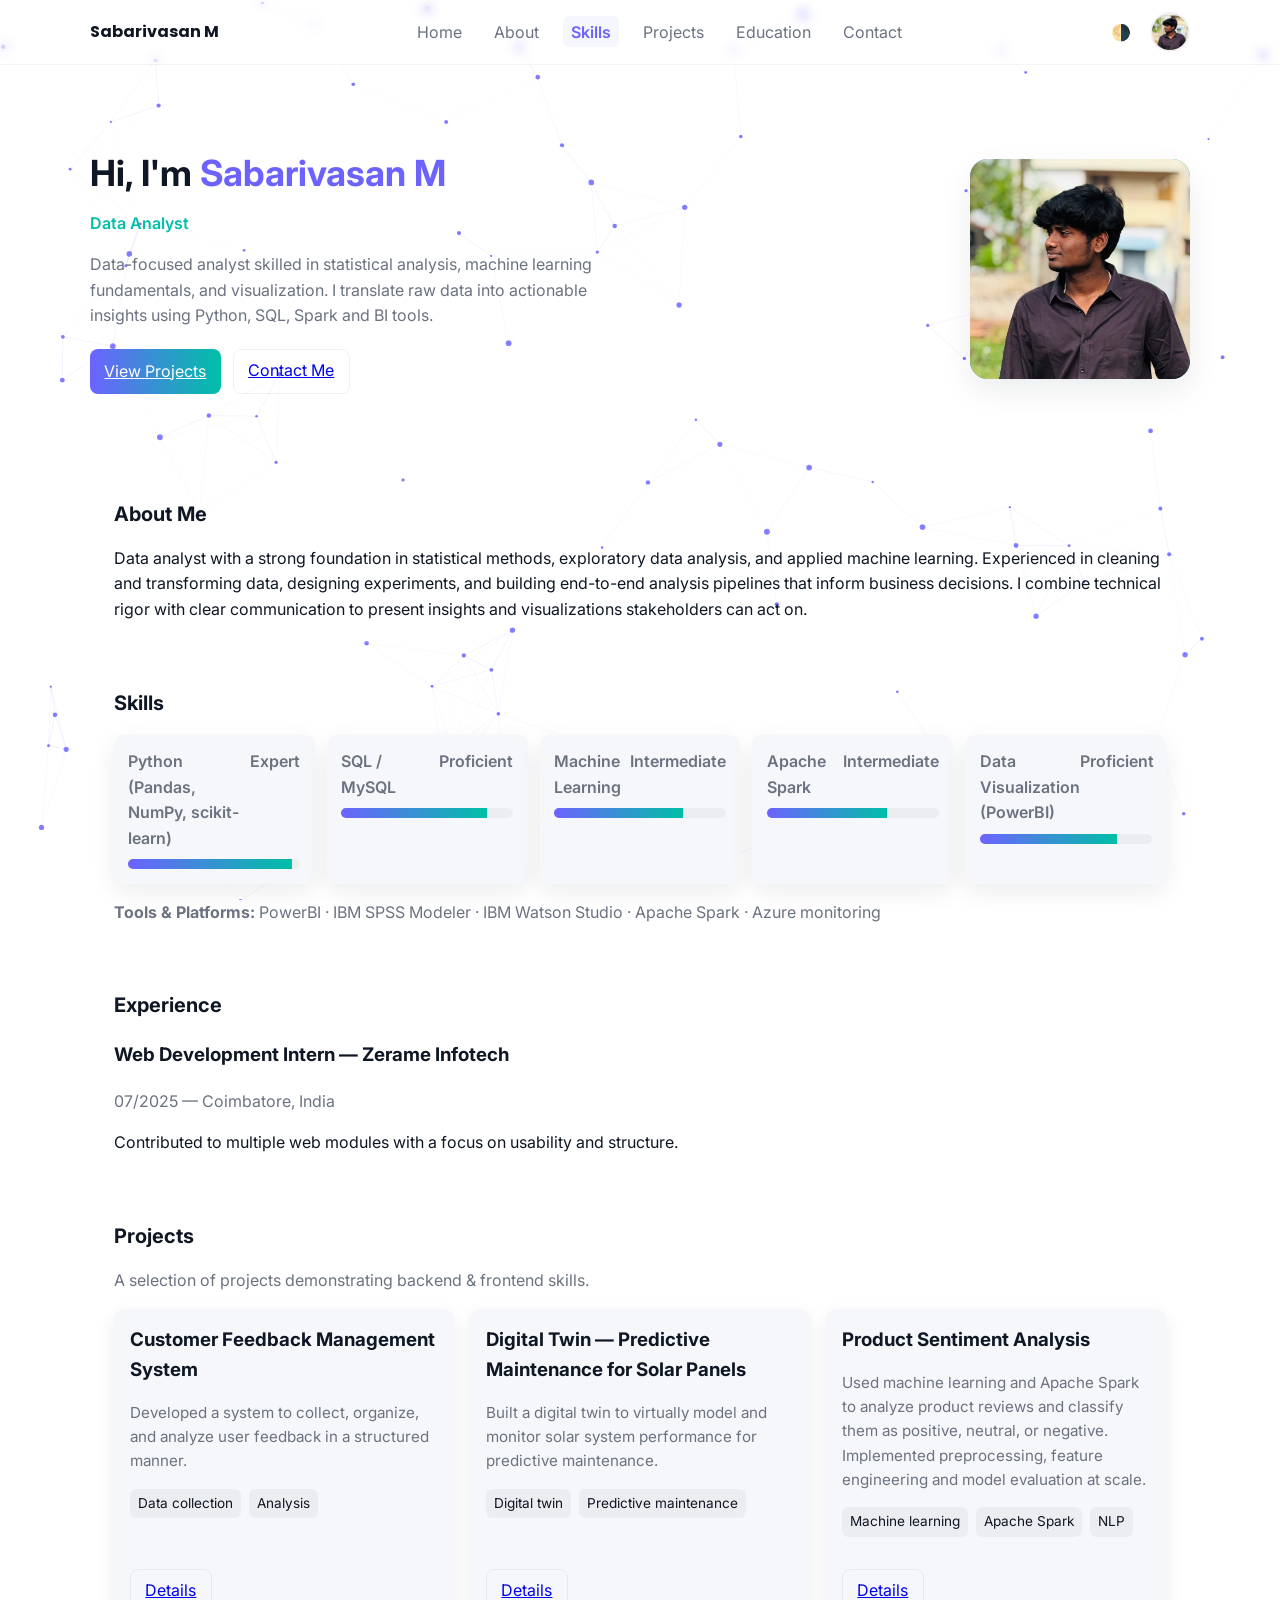
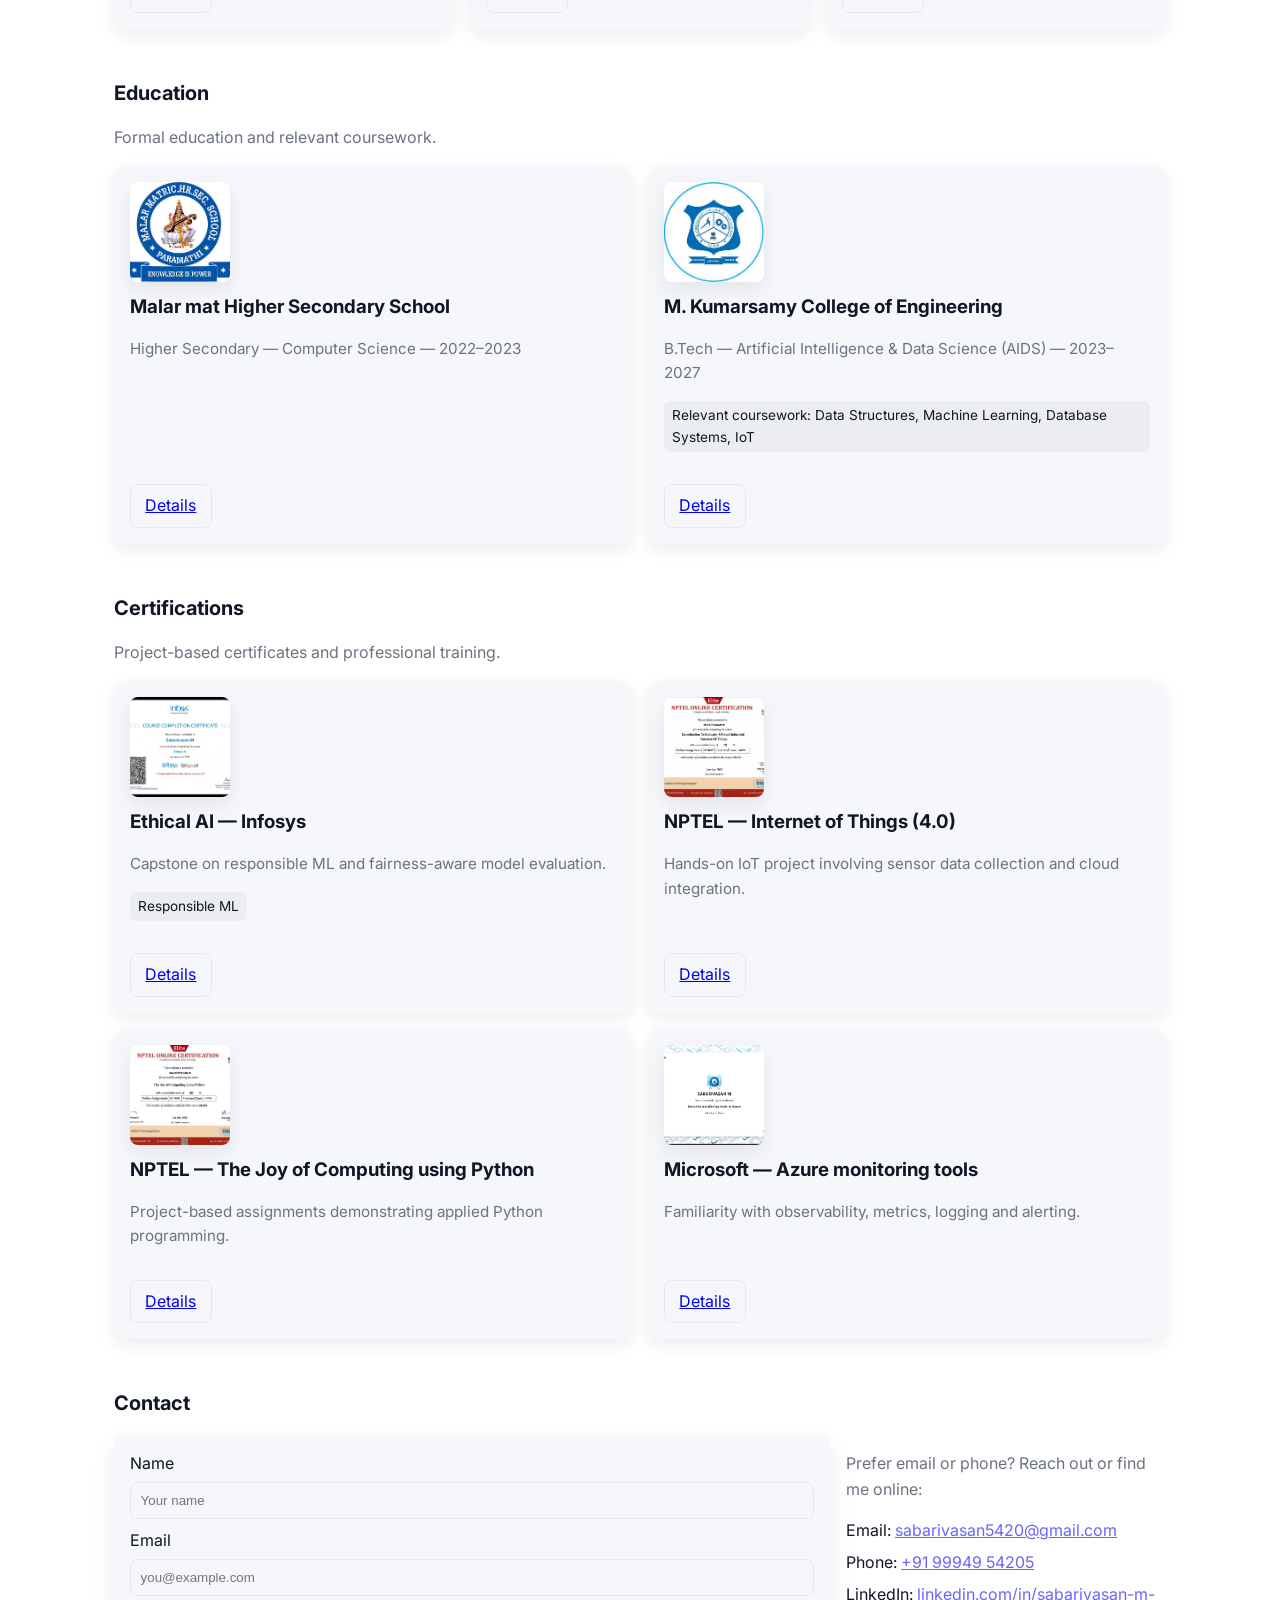
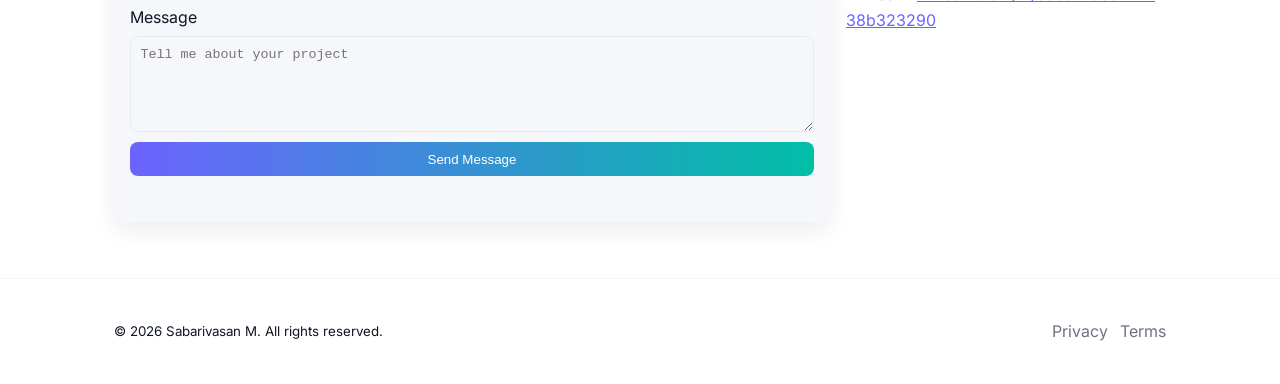
<file: index.html>
<!--
  Personal Portfolio - index.html
  - Clean, semantic, beginner-friendly structure
  - Sections: Home, About, Skills, Projects, Education, Contact, Footer
  - Links to `style.css` and `script.js`
  - Replace placeholder links and text with your real info
-->
<!doctype html>
<html lang="en">
<head>
  <meta charset="utf-8" />
  <meta name="viewport" content="width=device-width, initial-scale=1" />
  <title>Sabarivasan M — Data Analyst</title>
  <!-- Google Fonts (free to use) -->
  <link href="https://fonts.googleapis.com/css2?family=Inter:wght@300;400;600;700&family=Poppins:wght@600&display=swap" rel="stylesheet">
  <link rel="stylesheet" href="style.css">
</head>
<body>
  <!-- Site Header / Navigation -->
  <header class="site-header">
    <div class="container header-inner">
      <a href="#home" class="logo" aria-label="Home">Sabarivasan M</a>

      <nav class="nav" id="main-nav" aria-label="Main Navigation">
        <ul class="nav-list">
          <li><a href="#home">Home</a></li>
          <li><a href="#about">About</a></li>
          <li><a href="#skills">Skills</a></li>
          <li><a href="#projects">Projects</a></li>
          <li><a href="#education">Education</a></li>
          <li><a href="#contact">Contact</a></li>
        </ul>
      </nav>

      <!-- Theme toggle + Mobile menu button -->
      <div class="header-controls">
        <button id="theme-toggle" class="btn icon-btn" aria-label="Toggle theme">🌗</button>
        <button id="mobile-toggle" class="btn icon-btn mobile-toggle" aria-label="Toggle menu">☰</button>
        <button id="profile-btn" class="btn profile-btn" aria-label="Profile">
          <img src="IMG_3289.jpeg" alt="Profile" class="profile">
        </button>
      </div>
    </div>
  </header>

  <!-- Home / Hero -->
  <main>
    <section id="home" class="hero container reveal">
      <div class="hero-content">
        <h1>Hi, I'm <span class="name">Sabarivasan M</span></h1>
        <p class="role">Data Analyst</p>
        <p class="tagline">Data-focused analyst skilled in statistical analysis, machine learning fundamentals, and visualization. I translate raw data into actionable insights using Python, SQL, Spark and BI tools.</p>
        <div class="hero-cta">
          <a href="#projects" class="btn primary">View Projects</a>
          <a href="#contact" class="btn outline">Contact Me</a>
        </div>
      </div>
      <div class="hero-art">
        <!-- Photo placeholder: replace the <img> src with your photo -->
        <div class="hero-photo" aria-hidden="false">
          <img src="IMG_3289.jpeg" alt="Sabarivasan photo" class="hero-photo__img">
        </div>
      </div>
    </section>

    <!-- About -->
    <section id="about" class="about container reveal">
      <h2>About Me</h2>
      <p>
        Data analyst with a strong foundation in statistical methods, exploratory data analysis, and applied machine learning.
        Experienced in cleaning and transforming data, designing experiments, and building end-to-end analysis pipelines that inform business decisions.
        I combine technical rigor with clear communication to present insights and visualizations stakeholders can act on.
      </p>
    </section>

    <!-- Skills -->
    <section id="skills" class="skills container reveal">
      <h2>Skills</h2>
      <div class="skills-grid">
        <div class="skill-card">
          <div class="skill-header"><span>Python (Pandas, NumPy, scikit-learn)</span><span class="skill-percent">Expert</span></div>
          <div class="progress"><div class="progress-bar" data-percent="95" style="width:0%"></div></div>
        </div>
        <div class="skill-card">
          <div class="skill-header"><span>SQL / MySQL</span><span class="skill-percent">Proficient</span></div>
          <div class="progress"><div class="progress-bar" data-percent="85" style="width:0%"></div></div>
        </div>
        <div class="skill-card">
          <div class="skill-header"><span>Machine Learning</span><span class="skill-percent">Intermediate</span></div>
          <div class="progress"><div class="progress-bar" data-percent="75" style="width:0%"></div></div>
        </div>
        <div class="skill-card">
          <div class="skill-header"><span>Apache Spark</span><span class="skill-percent">Intermediate</span></div>
          <div class="progress"><div class="progress-bar" data-percent="70" style="width:0%"></div></div>
        </div>
        <div class="skill-card">
          <div class="skill-header"><span>Data Visualization (PowerBI)</span><span class="skill-percent">Proficient</span></div>
          <div class="progress"><div class="progress-bar" data-percent="80" style="width:0%"></div></div>
        </div>
      </div>
      <p class="muted"><strong>Tools & Platforms:</strong> PowerBI · IBM SPSS Modeler · IBM Watson Studio · Apache Spark · Azure monitoring</p>
    </section>

    <!-- Experience -->
    <section id="experience" class="experience container reveal">
      <h2>Experience</h2>
      <div class="experience-list">
        <div class="experience-item">
          <h3>Web Development Intern — Zerame Infotech</h3>
          <p class="muted">07/2025 — Coimbatore, India</p>
          <p>Contributed to multiple web modules with a focus on usability and structure.</p>
        </div>
      </div>
    </section>

    <!-- Projects -->
    <section id="projects" class="projects container reveal">
      <h2>Projects</h2>
      <p class="muted">A selection of projects demonstrating backend & frontend skills.</p>
      <div class="projects-grid">
        <article class="project-card">
          <div class="card-body">
            <h3>Customer Feedback Management System</h3>
            <p class="muted">Developed a system to collect, organize, and analyze user feedback in a structured manner.</p>
            <ul class="tech">
              <li>Data collection</li>
              <li>Analysis</li>
            </ul>
          </div>
          <div class="card-actions">
            <a href="#" class="btn outline">Details</a>
          </div>
        </article>

        <article class="project-card">
          <div class="card-body">
            <h3>Digital Twin — Predictive Maintenance for Solar Panels</h3>
            <p class="muted">Built a digital twin to virtually model and monitor solar system performance for predictive maintenance.</p>
            <ul class="tech">
              <li>Digital twin</li>
              <li>Predictive maintenance</li>
            </ul>
          </div>
          <div class="card-actions">
            <a href="#" class="btn outline">Details</a>
          </div>
        </article>

        <article class="project-card">
          <div class="card-body">
            <h3>Product Sentiment Analysis</h3>
            <p class="muted">Used machine learning and Apache Spark to analyze product reviews and classify them as positive, neutral, or negative. Implemented preprocessing, feature engineering and model evaluation at scale.</p>
            <ul class="tech">
              <li>Machine learning</li>
              <li>Apache Spark</li>
              <li>NLP</li>
            </ul>
          </div>
          <div class="card-actions">
            <a href="#" class="btn outline">Details</a>
          </div>
        </article>

        
      </div>
    </section>

    <!-- Education -->
    <section id="education" class="education container reveal">
      <h2>Education</h2>
      <p class="muted">Formal education and relevant coursework.</p>
      <div class="projects-grid education-grid">
        <article class="project-card">
          <div class="card-body">
            <img src="images%20(2).jpeg" alt="Malar mat Higher Secondary School" class="education-photo">
            <h3>Malar mat Higher Secondary School</h3>
            <p class="muted">Higher Secondary — Computer Science — 2022–2023</p>
          </div>
          <div class="card-actions">
            <a href="#" class="btn outline">Details</a>
          </div>
        </article>

        <article class="project-card">
          <div class="card-body">
            <img src="images%20(3).jpeg" alt="M. Kumarsamy College of Engineering" class="education-photo">
            <h3>M. Kumarsamy College of Engineering</h3>
            <p class="muted">B.Tech — Artificial Intelligence &amp; Data Science (AIDS) — 2023–2027</p>
            <ul class="tech">
              <li>Relevant coursework: Data Structures, Machine Learning, Database Systems, IoT</li>
            </ul>
          </div>
          <div class="card-actions">
            <a href="#" class="btn outline">Details</a>
          </div>
        </article>
      </div>
    </section>

    <!-- Certifications -->
    <section id="certifications" class="certifications container reveal">
      <h2>Certifications</h2>
      <p class="muted">Project-based certificates and professional training.</p>
      <div class="projects-grid certs-grid">
        <article class="project-card">
          <div class="card-body">
            <img src="1736262702358.jpeg" alt="M. Kumarsamy College of Engineering" class="certificate-photo">
            <h3>Ethical AI — Infosys</h3>
            <p class="muted">Capstone on responsible ML and fairness-aware model evaluation.</p>
            <ul class="tech">
              <li>Responsible ML</li>
            </ul>
          </div>
          <div class="card-actions">
            <a href="#" class="btn outline">Details</a>
          </div>
        </article>

        <article class="project-card">
          <div class="card-body">
            <img src="1748136558920.jpeg" alt="NPTEL Internet of Things certificate" class="certificate-photo">
            <h3>NPTEL — Internet of Things (4.0)</h3>
            <p class="muted">Hands-on IoT project involving sensor data collection and cloud integration.</p>
          </div>
          <div class="card-actions">
            <a href="#" class="btn outline">Details</a>
          </div>
        </article>

        <article class="project-card">
          <div class="card-body">
            <img src="1764150579889.jpeg" alt="NPTEL The Joy of Computing certificate" class="certificate-photo">
            <h3>NPTEL — The Joy of Computing using Python</h3>
            <p class="muted">Project-based assignments demonstrating applied Python programming.</p>
          </div>
          <div class="card-actions">
            <a href="#" class="btn outline">Details</a>
          </div>
        </article>

        <article class="project-card">
          <div class="card-body">
            <img src="1736241649821.jpeg" alt="Microsoft Azure monitoring certificate" class="certificate-photo">
            <h3>Microsoft — Azure monitoring tools</h3>
            <p class="muted">Familiarity with observability, metrics, logging and alerting.</p>
          </div>
          <div class="card-actions">
            <a href="#" class="btn outline">Details</a>
          </div>
        </article>
      </div>
    </section>

    <!-- Contact -->
    <section id="contact" class="contact container reveal">
      <h2>Contact</h2>
      <div class="contact-grid">
        <form id="contact-form" class="contact-form" aria-label="Contact form">
          <div class="form-group">
            <label for="name">Name</label>
            <input id="name" name="name" type="text" required placeholder="Your name">
          </div>
          <div class="form-group">
            <label for="email">Email</label>
            <input id="email" name="email" type="email" required placeholder="you@example.com">
          </div>
          <div class="form-group">
            <label for="message">Message</label>
            <textarea id="message" name="message" rows="5" required placeholder="Tell me about your project"></textarea>
          </div>
          <div class="form-group">
            <button type="submit" class="btn primary btn-submit">Send Message</button>
          </div>
          <div id="form-msg" role="status" aria-live="polite" class="muted"></div>
        </form>

        <div class="contact-info">
          <p class="muted">Prefer email or phone? Reach out or find me online:</p>
          <ul class="contact-list">
            <li>Email: <a href="mailto:sabarivasan5420@gmail.com">sabarivasan5420@gmail.com</a></li>
            <li>Phone: <a href="tel:+919994954205">+91 99949 54205</a></li>
            <li>LinkedIn: <a href="https://linkedin.com/in/sabarivasan-m-38b323290" target="_blank" rel="noopener">linkedin.com/in/sabarivasan-m-38b323290</a></li>
          </ul>
        </div>
      </div>
    </section>
  </main>

  <!-- Footer -->
  <footer class="site-footer">
    <div class="container footer-inner">
      <small>© <span id="year"></span> Sabarivasan M. All rights reserved.</small>
      <nav class="footer-nav">
        <a href="#privacy">Privacy</a>
        <a href="#terms">Terms</a>
      </nav>
    </div>
  </footer>

  <!-- Link to JS -->
  <script src="script.js" defer></script>
</body>
</html>
</file>
<file: style.css>
/*
  Personal Portfolio - style.css
  - Modern light + dark theme using CSS variables
  - Responsive layout and simple animations
  - Beginner-friendly, well commented
*/

:root{
  --bg: #ffffff;
  --card: #f6f7fb;
  --text: #0f1724;
  --muted: #6b7280;
  --accent: #6C63FF; /* primary accent */
  --accent-2: #00BFA6;
  --shadow: rgba(15, 23, 36, 0.08);
}

/* Dark theme overrides */
body.dark{
  --bg: #0b0f14;
  --card: #0f1724;
  --text: #e6eef6;
  --muted: #9aa6b2;
  --accent: #6C63FF;
  --accent-2: #00BFA6;
  --shadow: rgba(0,0,0,0.6);
}

/* Base styles */
*{box-sizing:border-box}
html{scroll-behavior:smooth}
body{
  margin:0;
  font-family:Inter, system-ui, -apple-system, 'Segoe UI', Roboto, 'Helvetica Neue', Arial;
  background:var(--bg);
  color:var(--text);
  line-height:1.6;
  -webkit-font-smoothing:antialiased;
  -moz-osx-font-smoothing:grayscale;
}

.container{max-width:1100px;margin:0 auto;padding:1.5rem}

/* Header */
.site-header{position:sticky;top:0;backdrop-filter:blur(6px);z-index:40;border-bottom:1px solid rgba(0,0,0,0.04);background:linear-gradient(to right,transparent,transparent)}
.header-inner{display:flex;align-items:center;justify-content:space-between;gap:1rem;padding:0.75rem 0}
.logo{font-weight:700;font-family:Poppins, Inter, sans-serif;color:var(--text);text-decoration:none}
.nav-list{list-style:none;padding:0;margin:0;display:flex;gap:1rem}
.nav-list a{color:var(--muted);text-decoration:none;padding:0.35rem 0.5rem;border-radius:6px}
.nav-list a:hover{color:var(--accent);background:rgba(108,99,255,0.06)}

.header-controls{display:flex;align-items:center;gap:0.5rem}
.btn{cursor:pointer;border:0;padding:0.5rem 0.7rem;border-radius:8px;background:transparent}
.icon-btn{font-size:1rem}
.mobile-toggle{display:none}

/* Profile avatar (top-right) */
.profile{width:40px;height:40px;object-fit:cover;border-radius:999px;display:block;border:2px solid rgba(0,0,0,0.06)}
.profile-btn{padding:0;border-radius:999px;overflow:hidden}
body.dark .profile{border-color:rgba(255,255,255,0.06)}

/* Hero */
.hero{display:grid;grid-template-columns:1fr 220px;align-items:center;gap:2rem;padding:5rem 0}
.hero h1{font-size:2.25rem;margin:0}
.hero .name{color:var(--accent)}
.role{font-weight:600;color:var(--accent-2);margin:0.5rem 0}
.tagline{color:var(--muted);max-width:55ch}
.hero-cta{margin-top:1.25rem;display:flex;gap:0.75rem}
.btn.primary{background:linear-gradient(90deg,var(--accent),var(--accent-2));color:#fff;padding:0.6rem 0.9rem}
.btn.outline{border:1px solid rgba(0,0,0,0.06);padding:0.5rem 0.9rem}

/* Hero photo placeholder */
.hero-photo{width:220px;height:220px;border-radius:18px;overflow:hidden;display:flex;align-items:center;justify-content:center;box-shadow:0 12px 30px var(--shadow);background:linear-gradient(90deg,var(--accent),var(--accent-2));}
.hero-photo__img{width:100%;height:100%;object-fit:cover;display:block;border-radius:14px;}

/* Sections */
section{padding:3rem 0}
h2{margin:0 0 1rem 0;font-size:1.25rem}
.muted{color:var(--muted)}

/* Skills */
.skills-grid{display:grid;grid-template-columns:repeat(auto-fit,minmax(120px,1fr));gap:0.75rem}
.skill{background:var(--card);padding:0.8rem;border-radius:10px;text-align:center;box-shadow:0 6px 18px var(--shadow);font-weight:600}

/* Projects */
.projects-grid{display:grid;grid-template-columns:repeat(auto-fit,minmax(240px,1fr));gap:1rem}

/* Certificates: layout two-by-two on larger screens, stack on small screens */
.certs-grid{display:grid;grid-template-columns:repeat(2,1fr);gap:1rem}
@media (max-width:700px){
  .certs-grid{grid-template-columns:1fr}
}
.project-card{background:var(--card);padding:1rem;border-radius:12px;display:flex;flex-direction:column;justify-content:space-between;transition:transform .25s ease, box-shadow .25s ease;box-shadow:0 6px 18px var(--shadow)}
.project-card:hover{transform:translateY(-6px) scale(1.01);box-shadow:0 18px 40px rgba(0,0,0,0.14)}
.card-body h3{margin:0 0 0.25rem 0}
.card-body .muted{font-size:0.95rem}
.tech{display:flex;gap:0.5rem;list-style:none;padding:0;margin-top:0.75rem}
.tech li{background:rgba(0,0,0,0.04);padding:0.25rem 0.5rem;border-radius:6px;font-size:0.85rem}
.card-actions{display:flex;gap:0.5rem;margin-top:1rem}

/* Education & Contact */
.education-list{display:flex;flex-direction:column;gap:0.5rem}
.contact-list{list-style:none;padding:0;margin:0;display:flex;flex-direction:column;gap:0.4rem}
.contact-list a{color:var(--accent)}

/* Education photo (school) */
.education-photo{width:100px;height:100px;object-fit:cover;border-radius:8px;display:block;margin-bottom:0.6rem;box-shadow:0 8px 20px var(--shadow)}

/* Certificate photo: match education sizing */
.certificate-photo{width:100px;height:100px;object-fit:cover;border-radius:8px;display:block;margin-bottom:0.6rem;box-shadow:0 8px 20px var(--shadow)}

/* Footer */
.site-footer{border-top:1px solid rgba(0,0,0,0.04);padding:1rem 0;margin-top:2rem}
.footer-inner{display:flex;justify-content:space-between;align-items:center;gap:1rem}
.footer-nav{display:flex;gap:0.75rem}
.footer-nav a{text-decoration:none;color:var(--muted)}

/* Reveal animation for elements on scroll */
.reveal{opacity:0;transform:translateY(12px);transition:opacity .6s ease, transform .6s ease}
.reveal.active{opacity:1;transform:none}

/* Responsive */
@media (max-width:900px){
  .hero{grid-template-columns:1fr;gap:1.5rem;padding:3rem 0}
  .hero-art{display:none}
  .nav-list{display:none;position:absolute;right:1rem;top:64px;background:var(--card);padding:1rem;border-radius:8px;flex-direction:column;box-shadow:0 12px 40px var(--shadow)}
  .nav-list.open{display:flex}
  .mobile-toggle{display:inline-flex}
}

@media (max-width:480px){
  .hero h1{font-size:1.5rem}
  .hero .tagline{max-width:100%}
}

/* Nav active state */
.nav-list a.active{ color:var(--accent); font-weight:600; background:rgba(108,99,255,0.06) }

/* Skill cards and progress bars */
.skill-card{background:var(--card);padding:0.9rem;border-radius:10px;box-shadow:0 8px 24px var(--shadow);transition:transform .3s ease}
.skill-card:hover{transform:translateY(-6px)}
.skill-header{display:flex;justify-content:space-between;font-weight:600;color:var(--muted);margin-bottom:0.5rem}
.progress{background:rgba(0,0,0,0.04);height:10px;border-radius:999px;overflow:hidden}
.progress-bar{height:100%;background:linear-gradient(90deg,var(--accent),var(--accent-2));width:0;transition:width 1s cubic-bezier(.2,.9,.2,1)}

/* Project media */
.project-media img{width:100%;height:160px;object-fit:cover;border-radius:8px;margin-bottom:0.75rem}

/* Contact form */
.contact-grid{display:grid;grid-template-columns:1fr 320px;gap:1rem;align-items:start}
@media (max-width:900px){.contact-grid{grid-template-columns:1fr}}
.contact-form{background:var(--card);padding:1rem;border-radius:10px;box-shadow:0 8px 24px var(--shadow)}
.form-group{display:flex;flex-direction:column;gap:0.35rem;margin-bottom:0.6rem}
input,textarea{padding:0.6rem;border-radius:8px;border:1px solid rgba(0,0,0,0.06);background:transparent;color:var(--text);outline:none}
input:focus,textarea:focus{box-shadow:0 6px 20px rgba(108,99,255,0.08);border-color:rgba(108,99,255,0.08)}
.btn-submit{display:block}
#form-msg{min-height:1.25rem;margin-top:0.5rem;color:var(--accent)}

/* Slight easing for interactive elements */
.btn, .project-card, .skill-card{transition:all .25s ease}

/* Small utility */
.text-center{text-align:center}

/* Interactive background: subtle animated gradient and mouse hotspot */
:root{--mouse-x:50%;--mouse-y:50%}
body.interactive-bg::before{
  content:"";
  position:fixed;
  inset:0;
  z-index:-1;
  pointer-events:none;
  background:
    radial-gradient(600px circle at var(--mouse-x) var(--mouse-y), rgba(108,99,255,0.10), transparent 15%),
    linear-gradient(120deg, rgba(108,99,255,0.04), rgba(0,191,166,0.03));
  mix-blend-mode:screen;
  transition:background-position .15s ease;
  animation:bgShift 14s linear infinite;
}
@keyframes bgShift{
  0%{filter:hue-rotate(0deg) saturate(1)}
  50%{filter:hue-rotate(30deg) saturate(1.05)}
  100%{filter:hue-rotate(0deg) saturate(1)}
}

/* Advanced canvas background */
.bg-canvas{position:fixed;inset:0;z-index:-2;pointer-events:none;display:block}
/* When advanced background active, hide the simpler interactive pseudo-layer */
body.advanced-bg .interactive-bg::before{opacity:0}

/* End of styles */
</file>
